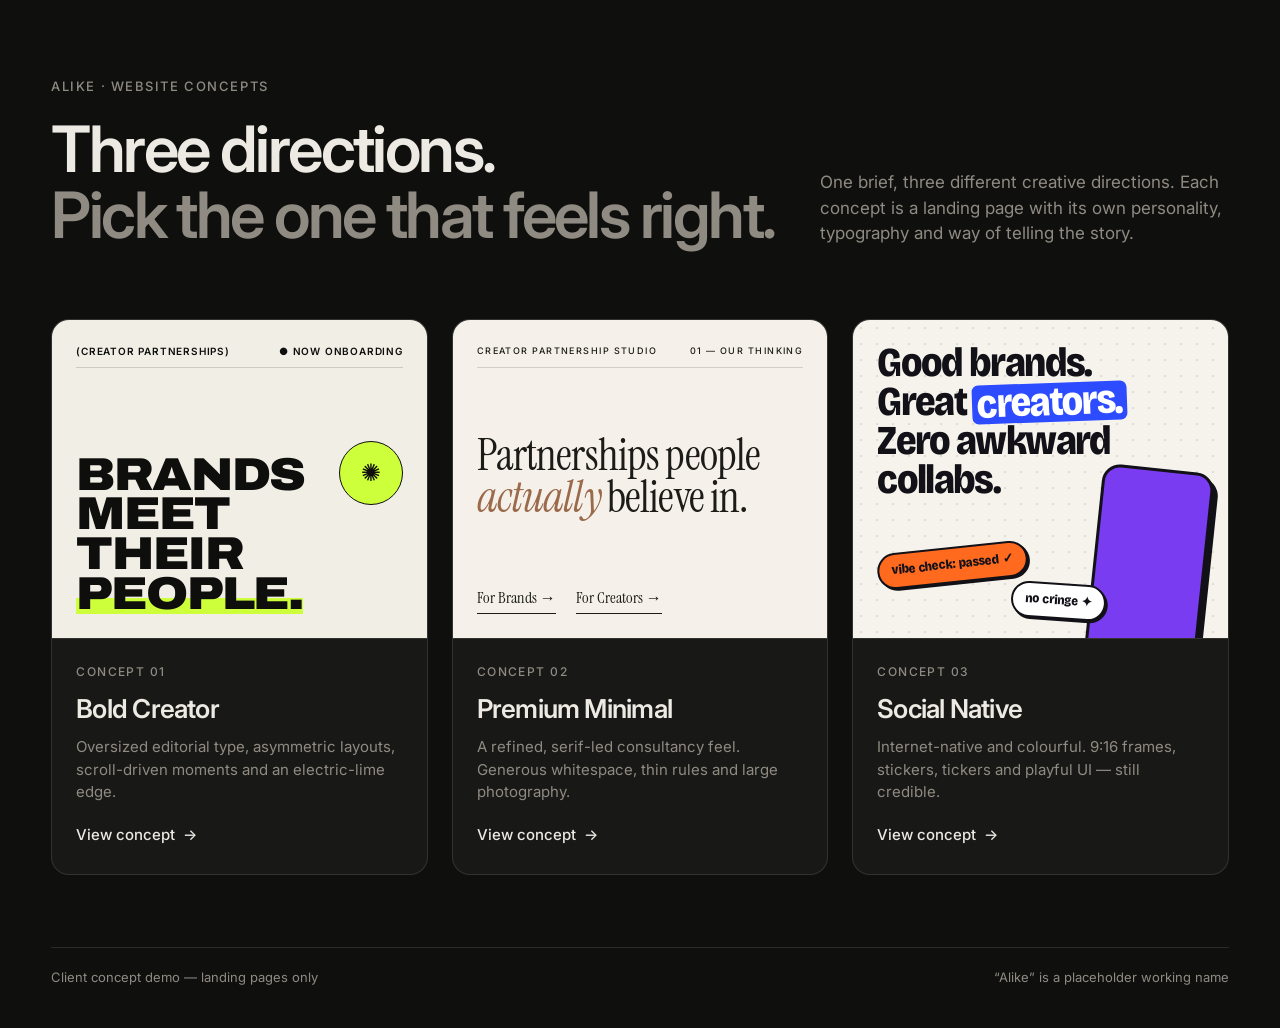
<file: index.html>
<!doctype html>
<html lang="en">
<head>
  <meta charset="utf-8">
  <meta name="viewport" content="width=device-width, initial-scale=1">
  <title>Alike — Website Concepts</title>
  <link rel="preconnect" href="https://fonts.googleapis.com">
  <link rel="preconnect" href="https://fonts.gstatic.com" crossorigin>
  <link rel="stylesheet" href="https://fonts.googleapis.com/css2?family=Inter:wght@400;500;600&family=Archivo:wdth,wght@112,900&family=Instrument+Serif:ital@0;1&family=Bricolage+Grotesque:opsz,wdth,wght@12..96,88,800&display=swap">
  <style>
    :root {
      --bg: #0f0f0e;
      --surface: #181816;
      --text: #edeae3;
      --muted: #8f8b82;
      --line: rgba(237, 234, 227, 0.12);
      --gutter: clamp(16px, 4vw, 64px);
      --ease: cubic-bezier(0.16, 1, 0.3, 1);
    }
    *, *::before, *::after { box-sizing: border-box; }
    * { margin: 0; padding: 0; }
    body {
      min-height: 100vh;
      background: var(--bg);
      color: var(--text);
      font-family: "Inter", system-ui, -apple-system, sans-serif;
      line-height: 1.5;
      -webkit-font-smoothing: antialiased;
    }
    a { color: inherit; text-decoration: none; }

    .picker {
      display: flex;
      flex-direction: column;
      gap: clamp(40px, 6vw, 72px);
      max-width: 1440px;
      min-height: 100vh;
      margin: 0 auto;
      padding: clamp(40px, 6vw, 88px) var(--gutter) 40px;
    }
    .intro-head {
      display: grid;
      grid-template-columns: minmax(0, 1.8fr) minmax(0, 1fr);
      gap: 32px;
      align-items: end;
    }
    .eyebrow {
      margin-bottom: 20px;
      color: var(--muted);
      font-size: 13px;
      font-weight: 500;
      letter-spacing: 0.12em;
      text-transform: uppercase;
    }
    h1 {
      font-size: clamp(36px, 5vw, 68px);
      font-weight: 600;
      line-height: 1.02;
      letter-spacing: -0.04em;
    }
    h1 span { color: var(--muted); }
    .intro { max-width: 42ch; color: var(--muted); font-size: 17px; }

    .cards { display: grid; grid-template-columns: repeat(3, minmax(0, 1fr)); gap: clamp(16px, 2vw, 24px); }
    .card {
      display: flex;
      flex-direction: column;
      overflow: hidden;
      border: 1px solid var(--line);
      border-radius: 18px;
      background: var(--surface);
      transition: transform 0.6s var(--ease), border-color 0.4s;
    }
    .card:hover { transform: translateY(-6px); border-color: rgba(237, 234, 227, 0.3); }

    .preview {
      position: relative;
      aspect-ratio: 4 / 3.4;
      overflow: hidden;
      padding: 24px;
      transition: transform 0.8s var(--ease);
    }
    .card:hover .preview { transform: scale(1.02); }

    /* Preview 01 — Bold Creator */
    .p1 { background: #f1eee6; color: #0e0e0c; display: flex; flex-direction: column; justify-content: space-between; }
    .p1-meta { display: flex; justify-content: space-between; padding-bottom: 8px; border-bottom: 1px solid rgba(14, 14, 12, 0.16); font-size: 10px; font-weight: 600; letter-spacing: 0.08em; text-transform: uppercase; }
    .p1-title { font-family: "Archivo", sans-serif; font-weight: 900; font-stretch: 112%; font-size: clamp(30px, 3.6vw, 52px); line-height: 0.86; letter-spacing: -0.025em; text-transform: uppercase; }
    .p1-title mark { background: linear-gradient(transparent 58%, #cdff3a 58%, #cdff3a 90%, transparent 90%); color: inherit; }
    .p1-badge {
      position: absolute;
      top: 38%;
      right: 24px;
      display: grid;
      place-items: center;
      width: 64px;
      height: 64px;
      border: 1.5px solid #0e0e0c;
      border-radius: 50%;
      background: #cdff3a;
      font-size: 24px;
      animation: spin 12s linear infinite;
    }

    /* Preview 02 — Premium Minimal */
    .p2 { background: #f5f1ea; color: #1c1b18; display: flex; flex-direction: column; justify-content: space-between; }
    .p2-meta { display: flex; justify-content: space-between; padding-bottom: 10px; border-bottom: 1px solid rgba(28, 27, 24, 0.16); font-size: 9px; font-weight: 500; letter-spacing: 0.16em; text-transform: uppercase; }
    .p2-title { font-family: "Instrument Serif", Georgia, serif; font-size: clamp(30px, 3.4vw, 48px); line-height: 0.96; letter-spacing: -0.02em; }
    .p2-title em { color: #9a6a4b; }
    .p2-foot { display: flex; gap: 20px; font-family: "Instrument Serif", Georgia, serif; font-size: 16px; }
    .p2-foot span { padding-bottom: 3px; border-bottom: 1px solid #1c1b18; }

    /* Preview 03 — Social Native */
    .p3 {
      background: #f6f3ec radial-gradient(rgba(18, 17, 24, 0.1) 1px, transparent 1px) 0 0 / 16px 16px;
      color: #121118;
      font-family: "Bricolage Grotesque", sans-serif;
      font-stretch: 88%;
    }
    .p3-title { position: relative; z-index: 1; font-size: clamp(28px, 3.2vw, 44px); font-weight: 800; line-height: 0.95; letter-spacing: -0.04em; }
    .p3-pop { display: inline-block; padding: 0 0.12em; border-radius: 0.16em; background: #2d4bff; color: #fff; transform: rotate(-2deg); }
    .p3-phone {
      position: absolute;
      right: 22px;
      bottom: -30px;
      width: 30%;
      aspect-ratio: 9 / 16;
      border: 3px solid #121118;
      border-radius: 18px;
      background: #7a3cf0 url("https://images.unsplash.com/photo-1534528741775-53994a69daeb?auto=format&fit=crop&w=400&h=711&q=70") center / cover;
      box-shadow: 5px 5px 0 #121118;
      rotate: 6deg;
    }
    .p3-sticker {
      position: absolute;
      z-index: 2;
      padding: 6px 12px;
      border: 2px solid #121118;
      border-radius: 999px;
      box-shadow: 2px 2px 0 #121118;
      font-size: 13px;
      font-weight: 800;
      white-space: nowrap;
    }
    .p3-s1 { left: 24px; bottom: 56px; background: #ff6a1f; rotate: -6deg; }
    .p3-s2 { left: 42%; bottom: 20px; background: #fff; rotate: 4deg; }

    .meta { display: flex; flex-direction: column; gap: 8px; padding: 24px 24px 28px; border-top: 1px solid var(--line); }
    .num { color: var(--muted); font-size: 12px; font-weight: 500; letter-spacing: 0.12em; text-transform: uppercase; }
    .meta h2 { font-size: 26px; font-weight: 600; letter-spacing: -0.03em; }
    .meta p { color: var(--muted); font-size: 15px; }
    .go { display: inline-flex; gap: 8px; margin-top: 12px; font-size: 15px; font-weight: 500; }
    .go span { transition: transform 0.4s var(--ease); }
    .card:hover .go span { transform: translateX(4px); }

    .page-foot { display: flex; justify-content: space-between; gap: 16px; margin-top: auto; padding-top: 20px; border-top: 1px solid var(--line); color: var(--muted); font-size: 13px; }

    @keyframes spin { to { transform: rotate(360deg); } }

    @media (max-width: 1024px) {
      .cards { grid-template-columns: 1fr; max-width: 560px; }
      .intro-head { grid-template-columns: 1fr; }
    }
    @media (prefers-reduced-motion: reduce) {
      *, *::before, *::after { animation: none !important; transition: none !important; }
    }
  </style>
</head>
<body>
  <main class="picker">
    <header class="intro-head">
      <div>
        <p class="eyebrow">Alike · Website concepts</p>
        <h1>Three directions.<br><span>Pick the one that feels right.</span></h1>
      </div>
      <p class="intro">One brief, three different creative directions. Each concept is a landing page with its own personality, typography and way of telling the story.</p>
    </header>

    <div class="cards">
      <a href="concept-1/" class="card">
        <div class="preview p1" aria-hidden="true">
          <div class="p1-meta"><span>(Creator partnerships)</span><span>● Now onboarding</span></div>
          <p class="p1-title">Brands meet<br>their <mark>people.</mark></p>
          <span class="p1-badge">✺</span>
        </div>
        <div class="meta">
          <span class="num">Concept 01</span>
          <h2>Bold Creator</h2>
          <p>Oversized editorial type, asymmetric layouts, scroll-driven moments and an electric-lime edge.</p>
          <span class="go">View concept <span>→</span></span>
        </div>
      </a>

      <a href="concept-2/" class="card">
        <div class="preview p2" aria-hidden="true">
          <div class="p2-meta"><span>Creator partnership studio</span><span>01 — Our thinking</span></div>
          <p class="p2-title">Partnerships people <em>actually</em> believe in.</p>
          <div class="p2-foot"><span>For Brands →</span><span>For Creators →</span></div>
        </div>
        <div class="meta">
          <span class="num">Concept 02</span>
          <h2>Premium Minimal</h2>
          <p>A refined, serif-led consultancy feel. Generous whitespace, thin rules and large photography.</p>
          <span class="go">View concept <span>→</span></span>
        </div>
      </a>

      <a href="concept-3/" class="card">
        <div class="preview p3" aria-hidden="true">
          <p class="p3-title">Good brands.<br>Great <span class="p3-pop">creators.</span><br>Zero awkward collabs.</p>
          <span class="p3-phone"></span>
          <span class="p3-sticker p3-s1">vibe check: passed ✓</span>
          <span class="p3-sticker p3-s2">no cringe ✦</span>
        </div>
        <div class="meta">
          <span class="num">Concept 03</span>
          <h2>Social Native</h2>
          <p>Internet-native and colourful. 9:16 frames, stickers, tickers and playful UI — still credible.</p>
          <span class="go">View concept <span>→</span></span>
        </div>
      </a>
    </div>

    <footer class="page-foot">
      <span>Client concept demo — landing pages only</span>
      <span>“Alike” is a placeholder working name</span>
    </footer>
  </main>
</body>
</html>
</file>
